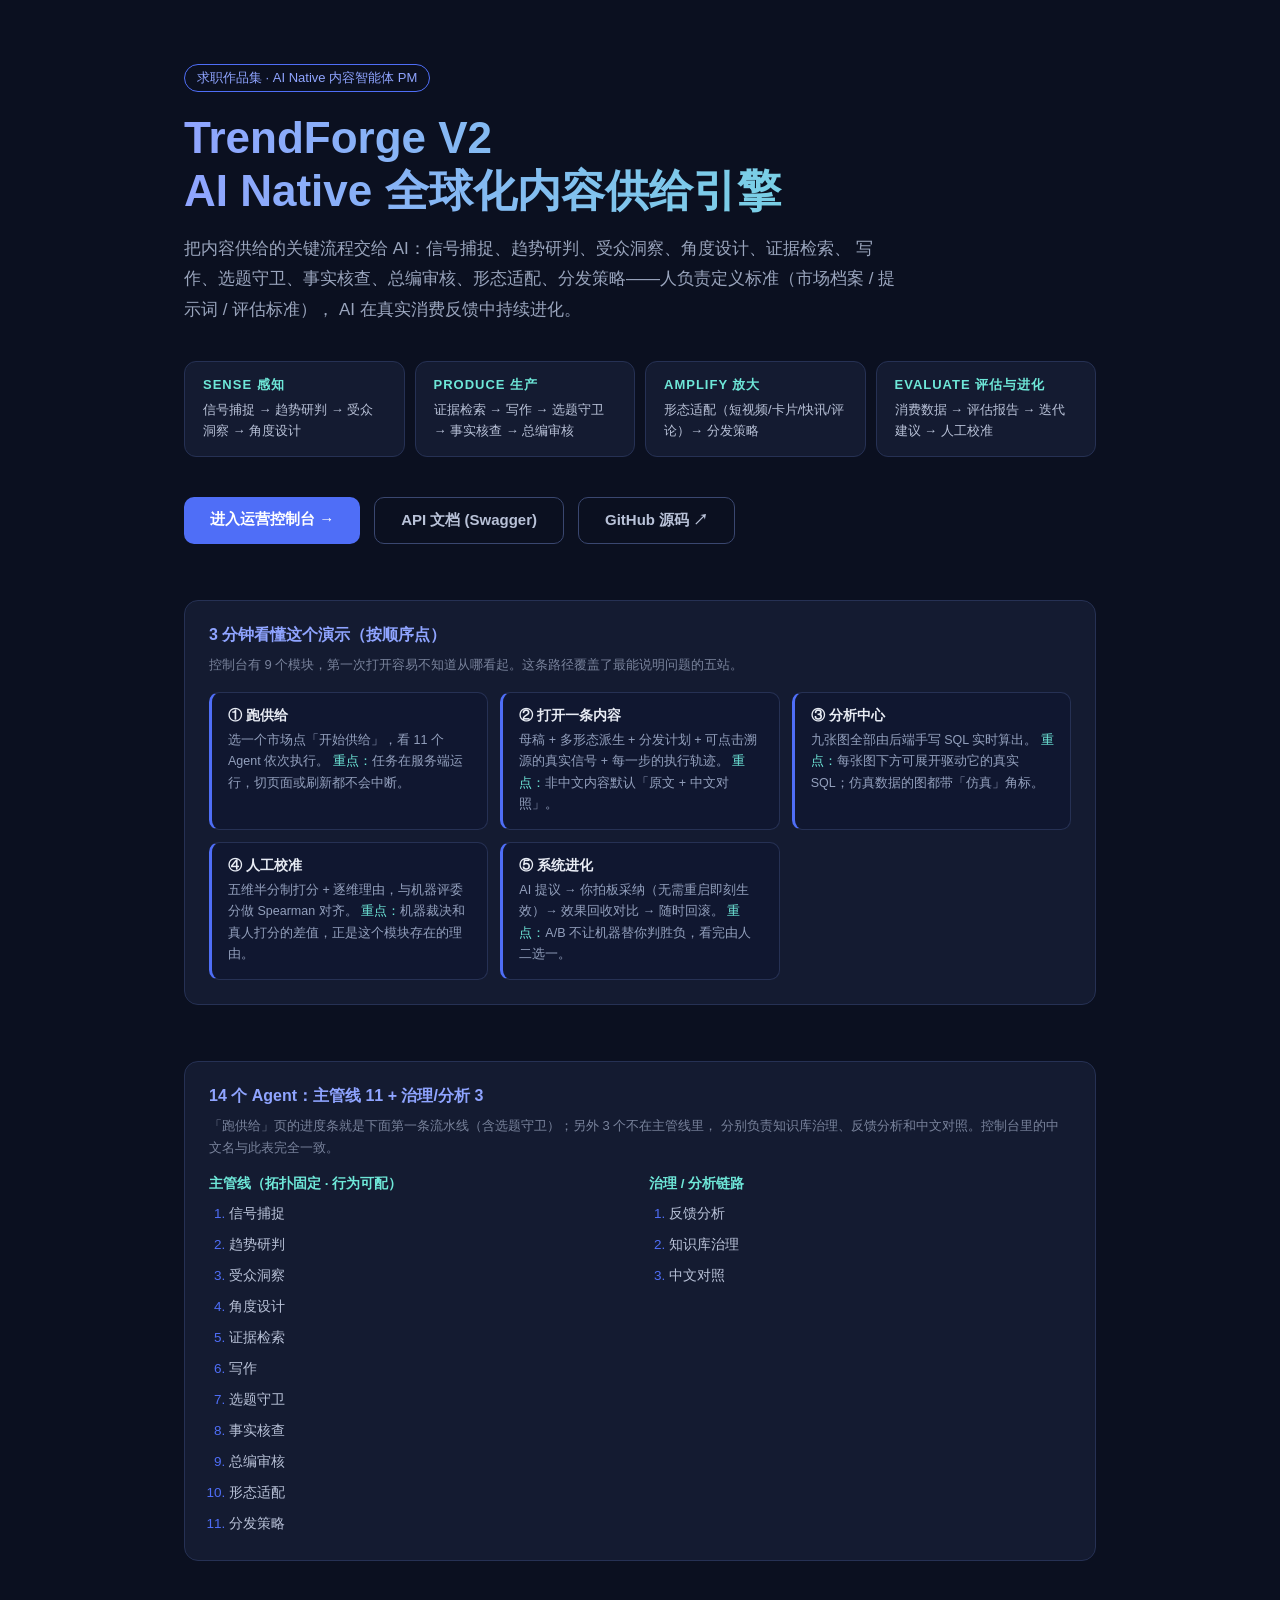
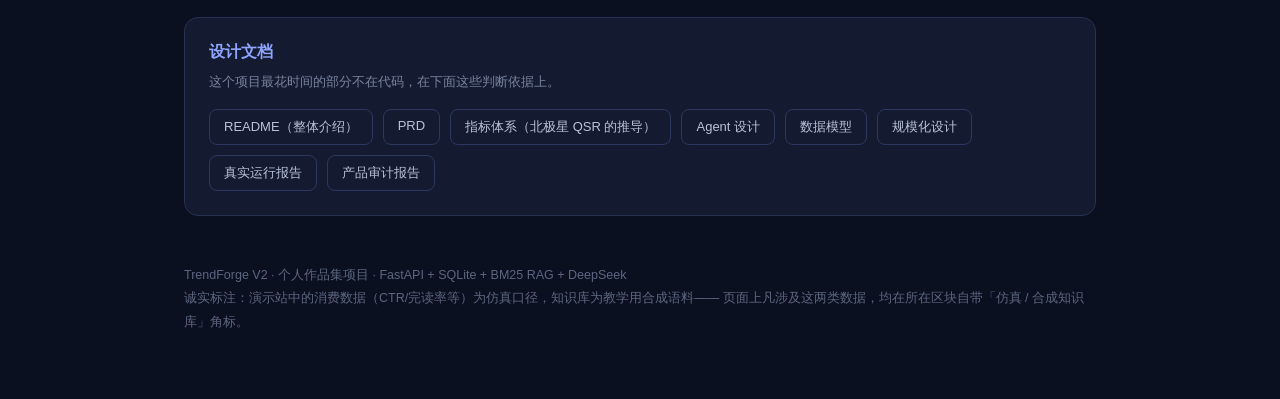
<file: ui/index.html>
<!DOCTYPE html>
<html lang="zh-CN">
<head>
<meta charset="UTF-8">
<meta name="viewport" content="width=device-width, initial-scale=1.0">
<title>TrendForge V2 — AI Native 内容供给引擎</title>
<style>
  * { margin:0; padding:0; box-sizing:border-box; }
  body { font-family:-apple-system,"Segoe UI","PingFang SC","Microsoft YaHei",sans-serif;
         background:#0b1020; color:#e8ecf4; min-height:100vh; }
  .wrap { max-width:960px; margin:0 auto; padding:64px 24px; }
  .badge { display:inline-block; padding:4px 12px; border:1px solid #4f6ef7; border-radius:99px;
           color:#8fa4ff; font-size:13px; margin-bottom:20px; }
  h1 { font-size:44px; line-height:1.2; margin-bottom:16px;
       background:linear-gradient(90deg,#8fa4ff,#6ee7d8); -webkit-background-clip:text; background-clip:text; color:transparent; }
  .sub { color:#9aa5bd; font-size:17px; line-height:1.8; max-width:720px; margin-bottom:36px; }
  .flow { display:flex; gap:10px; flex-wrap:wrap; margin-bottom:40px; }
  .stage { background:#141b31; border:1px solid #263154; border-radius:12px; padding:14px 18px; flex:1; min-width:180px; }
  .stage b { display:block; color:#6ee7d8; font-size:13px; letter-spacing:1px; margin-bottom:6px; }
  .stage span { font-size:13px; color:#b9c2d8; line-height:1.6; }
  .cta { display:flex; gap:14px; flex-wrap:wrap; }
  .btn { padding:13px 26px; border-radius:10px; text-decoration:none; font-size:15px; font-weight:600; }
  .btn-p { background:#4f6ef7; color:#fff; }
  .btn-g { border:1px solid #3a4770; color:#b9c2d8; }
  .section { margin-top:56px; background:#141b31; border:1px solid #263154; border-radius:14px; padding:24px; }
  .section h2 { font-size:16px; margin-bottom:8px; color:#8fa4ff; }
  .section .hint { font-size:13px; color:#79839c; line-height:1.7; margin-bottom:16px; }
  ol.agents { display:grid; grid-template-columns:repeat(auto-fill,minmax(210px,1fr)); gap:8px 24px;
              padding-left:20px; color:#b9c2d8; font-size:13.5px; line-height:1.7; }
  ol.agents li::marker { color:#4f6ef7; }
  .agent-groups { display:grid; grid-template-columns:repeat(auto-fit,minmax(280px,1fr)); gap:18px; }
  .agent-group h3 { font-size:13.5px; color:#6ee7d8; margin-bottom:10px; font-weight:600; }
  /* 3 分钟演示路径 */
  .tour { display:grid; grid-template-columns:repeat(auto-fit,minmax(260px,1fr)); gap:12px; }
  .tour a { display:block; text-decoration:none; background:#101730; border:1px solid #263154;
            border-left:3px solid #4f6ef7; border-radius:10px; padding:14px 16px; }
  .tour a:hover { border-color:#4f6ef7; background:#131c3c; }
  .tour b { display:block; color:#e8ecf4; font-size:14px; margin-bottom:5px; }
  .tour span { font-size:12.5px; color:#93a0bd; line-height:1.7; }
  .tour em { font-style:normal; color:#6ee7d8; }
  .doclinks { display:flex; gap:10px; flex-wrap:wrap; }
  .doclinks a { font-size:13px; color:#b9c2d8; text-decoration:none; border:1px solid #2c3760;
                border-radius:8px; padding:8px 14px; }
  .doclinks a:hover { border-color:#4f6ef7; color:#e8ecf4; }
  footer { margin-top:48px; color:#5c6680; font-size:12.5px; line-height:1.9; }
</style>
</head>
<body>
<div class="wrap">
  <div class="badge">求职作品集 · AI Native 内容智能体 PM</div>
  <h1>TrendForge V2<br>AI Native 全球化内容供给引擎</h1>
  <p class="sub">
    把内容供给的关键流程交给 AI：信号捕捉、趋势研判、受众洞察、角度设计、证据检索、
    写作、选题守卫、事实核查、总编审核、形态适配、分发策略——人负责定义标准（市场档案 / 提示词 / 评估标准），
    AI 在真实消费反馈中持续进化。
  </p>
  <div class="flow">
    <div class="stage"><b>SENSE 感知</b><span>信号捕捉 → 趋势研判 → 受众洞察 → 角度设计</span></div>
    <div class="stage"><b>PRODUCE 生产</b><span>证据检索 → 写作 → 选题守卫 → 事实核查 → 总编审核</span></div>
    <div class="stage"><b>AMPLIFY 放大</b><span>形态适配（短视频/卡片/快讯/评论）→ 分发策略</span></div>
    <div class="stage"><b>EVALUATE 评估与进化</b><span>消费数据 → 评估报告 → 迭代建议 → 人工校准</span></div>
  </div>
  <div class="cta">
    <a class="btn btn-p" href="/console/">进入运营控制台 →</a>
    <a class="btn btn-g" id="api-link" href="#">API 文档 (Swagger)</a>
    <a class="btn btn-g" href="https://github.com/strangeyu911-tech/trendforge-v2" target="_blank" rel="noopener">GitHub 源码 ↗</a>
  </div>

  <div class="section">
    <h2>3 分钟看懂这个演示（按顺序点）</h2>
    <p class="hint">控制台有 9 个模块，第一次打开容易不知道从哪看起。这条路径覆盖了最能说明问题的五站。</p>
    <div class="tour">
      <a href="/console/#pipeline">
        <b>① 跑供给</b>
        <span>选一个市场点「开始供给」，看 11 个 Agent 依次执行。
          <em>重点：</em>任务在服务端运行，切页面或刷新都不会中断。</span></a>
      <a href="/console/#contents">
        <b>② 打开一条内容</b>
        <span>母稿 + 多形态派生 + 分发计划 + 可点击溯源的真实信号 + 每一步的执行轨迹。
          <em>重点：</em>非中文内容默认「原文 + 中文对照」。</span></a>
      <a href="/console/#analytics">
        <b>③ 分析中心</b>
        <span>九张图全部由后端手写 SQL 实时算出。
          <em>重点：</em>每张图下方可展开驱动它的真实 SQL；仿真数据的图都带「仿真」角标。</span></a>
      <a href="/console/#calibrate">
        <b>④ 人工校准</b>
        <span>五维半分制打分 + 逐维理由，与机器评委分做 Spearman 对齐。
          <em>重点：</em>机器裁决和真人打分的差值，正是这个模块存在的理由。</span></a>
      <a href="/console/#closedloop">
        <b>⑤ 系统进化</b>
        <span>AI 提议 → 你拍板采纳（无需重启即刻生效）→ 效果回收对比 → 随时回滚。
          <em>重点：</em>A/B 不让机器替你判胜负，看完由人二选一。</span></a>
    </div>
  </div>

  <div class="section">
    <h2>14 个 Agent：主管线 11 + 治理/分析 3</h2>
    <p class="hint">
      「跑供给」页的进度条就是下面第一条流水线（含选题守卫）；另外 3 个不在主管线里，
      分别负责知识库治理、反馈分析和中文对照。控制台里的中文名与此表完全一致。
    </p>
    <div class="agent-groups">
      <div class="agent-group">
        <h3>主管线（拓扑固定 · 行为可配）</h3>
        <ol class="agents">
          <li>信号捕捉</li><li>趋势研判</li>
          <li>受众洞察</li><li>角度设计</li>
          <li>证据检索</li><li>写作</li>
          <li>选题守卫</li><li>事实核查</li>
          <li>总编审核</li><li>形态适配</li>
          <li>分发策略</li>
        </ol>
      </div>
      <div class="agent-group">
        <h3>治理 / 分析链路</h3>
        <ol class="agents">
          <li>反馈分析</li>
          <li>知识库治理</li>
          <li>中文对照</li>
        </ol>
      </div>
    </div>
  </div>

  <div class="section">
    <h2>设计文档</h2>
    <p class="hint">这个项目最花时间的部分不在代码，在下面这些判断依据上。</p>
    <div class="doclinks">
      <a href="https://github.com/strangeyu911-tech/trendforge-v2/blob/main/README.md" target="_blank" rel="noopener">README（整体介绍）</a>
      <a href="https://github.com/strangeyu911-tech/trendforge-v2/blob/main/docs/PRD.md" target="_blank" rel="noopener">PRD</a>
      <a href="https://github.com/strangeyu911-tech/trendforge-v2/blob/main/docs/METRICS_FRAMEWORK_v1.0.md" target="_blank" rel="noopener">指标体系（北极星 QSR 的推导）</a>
      <a href="https://github.com/strangeyu911-tech/trendforge-v2/blob/main/docs/AGENT_DESIGN.md" target="_blank" rel="noopener">Agent 设计</a>
      <a href="https://github.com/strangeyu911-tech/trendforge-v2/blob/main/docs/DATA_MODEL.md" target="_blank" rel="noopener">数据模型</a>
      <a href="https://github.com/strangeyu911-tech/trendforge-v2/blob/main/docs/SCALE_DESIGN_v1.0.md" target="_blank" rel="noopener">规模化设计</a>
      <a href="https://github.com/strangeyu911-tech/trendforge-v2/blob/main/docs/RUN_REPORT_v1.1.md" target="_blank" rel="noopener">真实运行报告</a>
      <a href="https://github.com/strangeyu911-tech/trendforge-v2/blob/main/docs/PRODUCT_AUDIT_v1.0.md" target="_blank" rel="noopener">产品审计报告</a>
    </div>
  </div>

  <footer>
    TrendForge V2 · 个人作品集项目 · FastAPI + SQLite + BM25 RAG + DeepSeek<br>
    诚实标注：演示站中的消费数据（CTR/完读率等）为仿真口径，知识库为教学用合成语料——
    页面上凡涉及这两类数据，均在所在区块自带「仿真 / 合成知识库」角标。
  </footer>
</div>
<script>
  document.getElementById('api-link').href =
    (location.hostname === 'localhost' || location.hostname === '127.0.0.1')
      ? 'http://localhost:8000/docs'
      : 'https://trendforge-v2-api.onrender.com/docs';
</script>
</body>
</html>
</file>
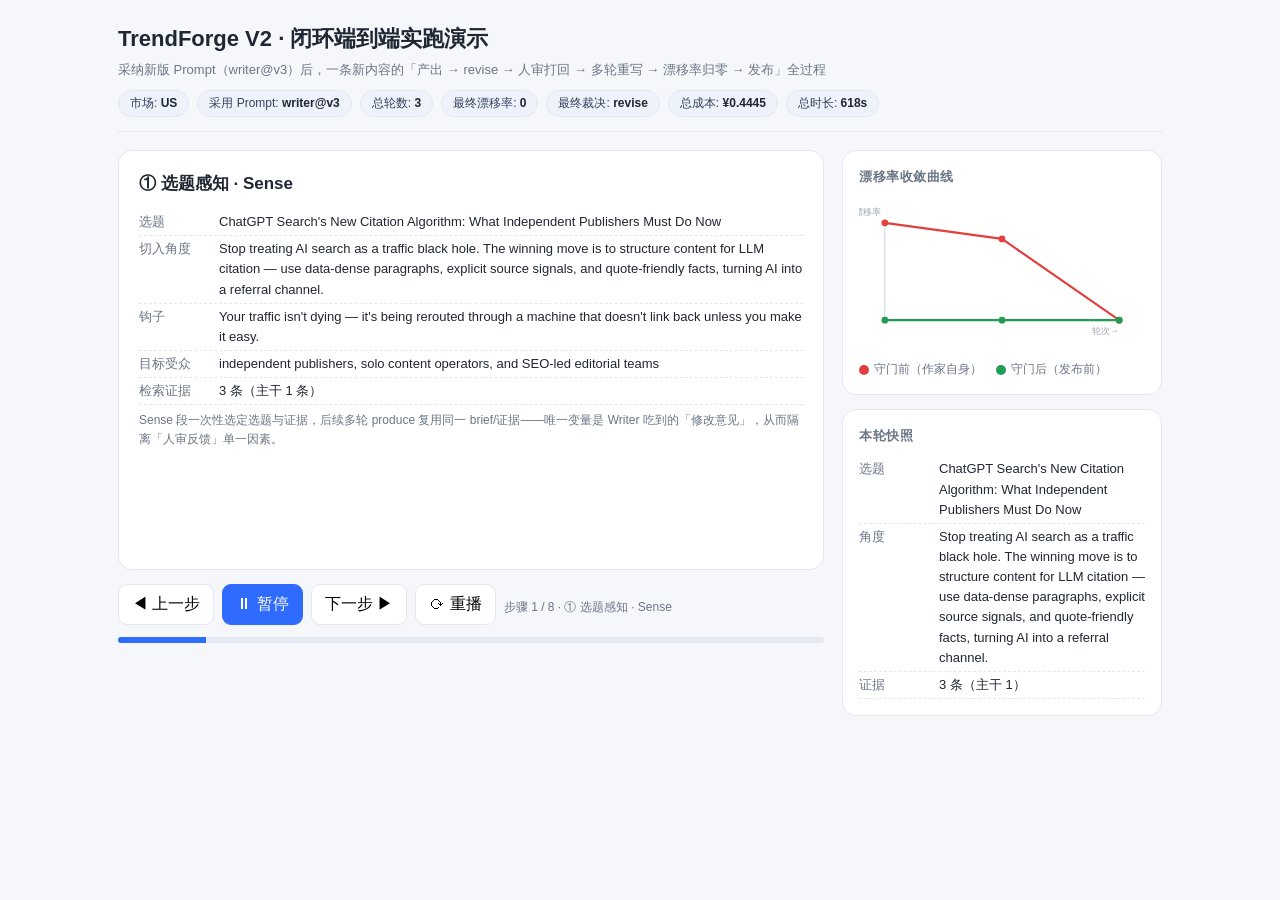
<file: docs/data/produced/DEMO_end2end_newcontent.html>
<!DOCTYPE html>
<html lang="zh-CN">
<head>
<meta charset="utf-8"/>
<meta name="viewport" content="width=device-width, initial-scale=1"/>
<title>TrendForge V2 · 闭环端到端实跑演示</title>
<style>
  :root{
    --bg:#f5f7fb; --card:#ffffff; --ink:#1f2733; --muted:#6b7686;
    --line:#e3e8f0; --red:#e0413e; --green:#1f9d55; --blue:#2f6bff;
    --amber:#e0931f; --chip:#eef2fb;
  }
  *{box-sizing:border-box}
  body{margin:0;font-family:-apple-system,BlinkMacSystemFont,"Segoe UI",Roboto,"PingFang SC","Microsoft YaHei",sans-serif;
    background:var(--bg);color:var(--ink);line-height:1.55}
  .wrap{max-width:1080px;margin:0 auto;padding:22px 18px 60px}
  header{border-bottom:1px solid var(--line);padding-bottom:14px;margin-bottom:18px}
  h1{font-size:22px;margin:0 0 4px}
  .sub{color:var(--muted);font-size:13px}
  .meta-row{display:flex;flex-wrap:wrap;gap:8px;margin-top:10px}
  .pill{background:var(--chip);border:1px solid var(--line);border-radius:999px;
    padding:3px 11px;font-size:12px;color:#33405a}
  .pill b{color:var(--ink)}
  .layout{display:grid;grid-template-columns:1fr 320px;gap:18px}
  @media(max-width:880px){.layout{grid-template-columns:1fr}}
  .stage{background:var(--card);border:1px solid var(--line);border-radius:14px;padding:20px;min-height:420px}
  .stage h2{margin:0 0 12px;font-size:17px}
  .side{display:flex;flex-direction:column;gap:14px}
  .panel{background:var(--card);border:1px solid var(--line);border-radius:14px;padding:16px}
  .panel h3{margin:0 0 10px;font-size:13px;color:var(--muted);text-transform:uppercase;letter-spacing:.04em}
  /* drift chart */
  .chartbox{width:100%}
  .legend{display:flex;gap:14px;font-size:12px;color:var(--muted);margin-top:6px}
  .dot{display:inline-block;width:10px;height:10px;border-radius:50%;margin-right:5px;vertical-align:middle}
  /* gauge */
  .gauge{display:flex;align-items:baseline;gap:8px;margin:6px 0 2px}
  .gauge .v{font-size:34px;font-weight:700}
  .gauge .l{color:var(--muted);font-size:13px}
  .bar{height:8px;background:var(--line);border-radius:6px;overflow:hidden;margin:4px 0 10px}
  .bar > i{display:block;height:100%;border-radius:6px}
  /* sections */
  .sec{border:1px solid var(--line);border-radius:10px;padding:9px 12px;margin:7px 0;background:#fcfdff}
  .sec.drift{border-color:#f3c7c6;background:#fff6f5}
  .sec h4{margin:0 0 3px;font-size:14px;display:flex;align-items:center;gap:8px}
  .tag{font-size:11px;padding:1px 8px;border-radius:999px;font-weight:600}
  .tag.ok{background:#e7f6ee;color:var(--green)}
  .tag.bad{background:#fde8e7;color:var(--red)}
  .sec p{margin:0;color:#3b4658;font-size:13px;max-height:64px;overflow:hidden}
  /* scores */
  .score{margin:5px 0}
  .score .row{display:flex;justify-content:space-between;font-size:12px;color:var(--muted)}
  .score .bar > i{background:var(--blue)}
  /* verdict / badges */
  .badge{display:inline-block;padding:3px 12px;border-radius:8px;font-weight:700;font-size:13px}
  .badge.pass{background:#e7f6ee;color:var(--green)}
  .badge.revise{background:#fff2dc;color:var(--amber)}
  .badge.reject{background:#fde8e7;color:var(--red)}
  .badge.human{background:#eef2fb;color:var(--blue)}
  .quote{background:var(--chip);border-left:3px solid var(--blue);padding:9px 12px;border-radius:8px;
    font-size:13px;color:#33405a;margin-top:8px;white-space:pre-wrap}
  .article-sec{border-bottom:1px solid var(--line);padding:10px 0}
  .article-sec h4{margin:0 0 4px;font-size:15px}
  .article-sec p{margin:0;font-size:13px;color:#3b4658}
  /* controls */
  .controls{display:flex;gap:8px;align-items:center;margin-top:14px;flex-wrap:wrap}
  button{font:inherit;border:1px solid var(--line);background:#fff;border-radius:9px;padding:7px 13px;cursor:pointer}
  button:hover{background:var(--chip)}
  button.primary{background:var(--blue);color:#fff;border-color:var(--blue)}
  .progress{height:6px;background:var(--line);border-radius:6px;margin-top:12px;overflow:hidden}
  .progress > i{display:block;height:100%;background:var(--blue);transition:width .3s}
  .stepinfo{font-size:12px;color:var(--muted);margin-top:6px}
  .kvs{font-size:13px}
  .kvs div{display:flex;gap:8px;padding:3px 0;border-bottom:1px dashed var(--line)}
  .kvs b{color:var(--muted);font-weight:500;min-width:72px}
  .scroll{max-height:300px;overflow:auto}
  .pub{display:inline-block;margin-top:8px;background:#e7f6ee;color:var(--green);border:1px solid #bfe6cd;
    padding:4px 14px;border-radius:8px;font-weight:700}
</style>
</head>
<body>
<div class="wrap">
  <header>
    <h1>TrendForge V2 · 闭环端到端实跑演示</h1>
    <div class="sub">采纳新版 Prompt（writer@<span id="wv"></span>）后，一条新内容的「产出 → revise → 人审打回 → 多轮重写 → 漂移率归零 → 发布」全过程</div>
    <div class="meta-row" id="metaRow"></div>
  </header>

  <div class="layout">
    <div>
      <div class="stage" id="stage"></div>
      <div class="controls">
        <button id="prev">◀ 上一步</button>
        <button id="play" class="primary">⏸ 暂停</button>
        <button id="next">下一步 ▶</button>
        <button id="replay">⟳ 重播</button>
        <span class="stepinfo" id="stepInfo"></span>
      </div>
      <div class="progress"><i id="prog"></i></div>
    </div>
    <div class="side">
      <div class="panel">
        <h3>漂移率收敛曲线</h3>
        <div class="chartbox" id="chart"></div>
        <div class="legend">
          <span><span class="dot" style="background:var(--red)"></span>守门前（作家自身）</span>
          <span><span class="dot" style="background:var(--green)"></span>守门后（发布前）</span>
        </div>
      </div>
      <div class="panel">
        <h3>本轮快照</h3>
        <div class="kvs" id="snap"></div>
      </div>
    </div>
  </div>
</div>

<script>
const PAYLOAD = {"meta": {"generated_at": "2026-08-08T00:26:28", "market": "US", "writer_version": "v3", "total_rounds": 3, "final_drift": 0.0, "final_verdict": "revise", "total_cost_cny": 0.4445, "total_duration_ms": 617893, "task_id": "d22087df-5b03-4d88-bdf5-edcddff77fee", "content_id": "b41a0c5c-053b-4477-aa55-6da25636d530", "resume_safe": true}, "frames": [{"type": "sense", "title": "① 选题感知 · Sense", "topic": "ChatGPT Search's New Citation Algorithm: What Independent Publishers Must Do Now", "angle": "Stop treating AI search as a traffic black hole. The winning move is to structure content for LLM citation — use data-dense paragraphs, explicit source signals, and quote-friendly facts, turning AI into a referral channel.", "hook": "Your traffic isn't dying — it's being rerouted through a machine that doesn't link back unless you make it easy.", "audience": "independent publishers, solo content operators, and SEO-led editorial teams", "ev_n": 3, "main_n": 1}, {"type": "round_pre", "round": 1, "title": "② 第 1 轮 · Writer 初稿（守门前）", "drift": 0.2, "tcs": 0.583, "verdict": "revise", "quality": 4.0, "sections": [{"idx": 0, "heading": "Your Traffic Isn't Dying — It's Being Rerouted", "drift": false, "text": "Your traffic isn't dying — it's being rerouted through a machine that doesn't link back unless you make it easy. The era of the 10 blue links is fading, and in its place is an AI that synthesizes, summarizes, and only cites when the source is unambiguous. That sounds like bad news for independent publishers, but it's actually a strategic shift. Here's why: the new citation algorithm isn't designed to hide you; it's designed to favor content that makes citation trivial. The key is to structure your pages so an AI can quote you without hesitating. And the urgency just went up: European regulator"}, {"idx": 1, "heading": "AI Agents Now Face Real Transparency Rules", "drift": false, "text": "Make no mistake: the AI Act enforcement is not a distant hypothetical. Compliance officers are warning that non-EU providers must still adapt their content and disclosures, making the EU framework a global reference for agent governance. For a publisher, that translates into a compliance-driven opportunity. AI systems that cite you are now legally pressured to be transparent about where their answers come from. So when ChatGPT Search decides what to reference, it will prioritize sources that carry explicit signals: author names, publication dates, and verifiable statistics. The implic"}, {"idx": 2, "heading": "Why 'Task-Completion' Search Rewrites the Playbook", "drift": false, "text": "European regulators are now enforcing the AI Act's provisions for general-purpose agents, requiring transparency labels and risk assessments. That regulation effectively turns AI search into a task-completion engine: answers must be traceable to labeled sources. For independent publishers, the implication is direct — if your content isn't structured to be a clear, labeled source, the AI will cite a competitor's. Compliance officers warn that non-EU providers must adapt content and disclosures, making the regulation a global reference point for agent governance. So the playboo"}, {"idx": 3, "heading": "The Move That Turns AI Into a Referral Channel", "drift": false, "text": "So here's the move that turns AI into a referral channel. First, rewrite your paragraphs so they lead with data: a statistic, a date, a direct quote. Put the answer in the first sentence, not the third paragraph. Second, add explicit source signals — an author byline, a publication timestamp, and a clear methodology note. This isn't just good SEO; it's compliance-safe, given that autonomous agents must now carry transparency labels. Third, make your facts quotable. When an AI answers a question, it needs a sentence it can lift without mangling. Use plain language and avoid cliffhanger"}, {"idx": 4, "heading": "The New Traffic Is Attribution", "drift": false, "text": "Independent publishers have two choices: wait for AI search to crumble under regulatory pressure, or become the source AI search trusts. The EU's enforcement of transparency labels and risk assessments for general-purpose agents isn't a one-off — it's the start of a global shift. Publishers who bake citation-readiness into their content creation process now will own the attribution game later. That's the real traffic: not clicks, but named mentions across every AI platform your audience uses. Start small: pick your top 10 articles, add a data lead, a timestamp, and a quotable line. Yo"}], "drift_sections": [2]}, {"type": "round_post", "round": 1, "title": "③ 第 1 轮 · 守门修复 + 总编裁决", "drift": 0.0, "tcs": 1.0, "verdict": "revise", "quality": 4.0, "scores": {"accuracy": 3.0, "angle": 5.0, "readability": 4.0, "local_fit": 4.0, "engagement": 4.0}, "advice": "1) Remove or soften the unsupported claim: change 'If your content isn't structured to be a clear, labeled source, the AI will cite a competitor's' to a more defensible statement like 'AI systems are more likely to favor sources with clear attribution and data density—leaving unstructured content out of the citation pool.' 2) For the weak claim about 'task-completion engine,' either add a supporting quote from the AI Act or rephrase as an interpretive analysis rather than a factual certainty. 3) Consolidate the redundant EU AI Act paragraphs (they appear twice with overlapping content) into one tight section to improve readability and flow.", "human": "人审：守门后漂移率 0.0，守门前 0.2 → 打回，要求重写降漂移", "cost": 0.1109, "reason": "主线成立（主干引用占比 100%，背景文档 0 篇）", "sections": [{"idx": 0, "heading": "Your Traffic Isn't Dying — It's Being Rerouted", "drift": false, "text": "Your traffic isn't dying — it's being rerouted through a machine that doesn't link back unless you make it easy. The era of the 10 blue links is fading, and in its place is an AI that synthesizes, summarizes, and only cites when the source is unambiguous. That sounds like bad news for independent publishers, but it's actually a strategic shift. Here's why: the new citation algorithm isn't designed to hide you; it's designed to favor content that makes citation trivial. The key is to structure your pages so an AI can quote you without hesitating. And the urgency just went up: European regulator"}, {"idx": 1, "heading": "AI Agents Now Face Real Transparency Rules", "drift": false, "text": "Make no mistake: the AI Act enforcement is not a distant hypothetical. Compliance officers are warning that non-EU providers must still adapt their content and disclosures, making the EU framework a global reference for agent governance. For a publisher, that translates into a compliance-driven opportunity. AI systems that cite you are now legally pressured to be transparent about where their answers come from. So when ChatGPT Search decides what to reference, it will prioritize sources that carry explicit signals: author names, publication dates, and verifiable statistics. The implic"}, {"idx": 2, "heading": "Why 'Task-Completion' Search Rewrites the Playbook", "drift": false, "text": "European regulators are now enforcing the AI Act's provisions for general-purpose agents, requiring transparency labels and risk assessments. That regulation effectively turns AI search into a task-completion engine: answers must be traceable to labeled sources. For independent publishers, the implication is direct — if your content isn't structured to be a clear, labeled source, the AI will cite a competitor's. Compliance officers warn that non-EU providers must adapt content and disclosures, making the regulation a global reference point for agent governance. So the playboo"}, {"idx": 3, "heading": "The Move That Turns AI Into a Referral Channel", "drift": false, "text": "So here's the move that turns AI into a referral channel. First, rewrite your paragraphs so they lead with data: a statistic, a date, a direct quote. Put the answer in the first sentence, not the third paragraph. Second, add explicit source signals — an author byline, a publication timestamp, and a clear methodology note. This isn't just good SEO; it's compliance-safe, given that autonomous agents must now carry transparency labels. Third, make your facts quotable. When an AI answers a question, it needs a sentence it can lift without mangling. Use plain language and avoid cliffhanger"}, {"idx": 4, "heading": "The New Traffic Is Attribution", "drift": false, "text": "Independent publishers have two choices: wait for AI search to crumble under regulatory pressure, or become the source AI search trusts. The EU's enforcement of transparency labels and risk assessments for general-purpose agents isn't a one-off — it's the start of a global shift. Publishers who bake citation-readiness into their content creation process now will own the attribution game later. That's the real traffic: not clicks, but named mentions across every AI platform your audience uses. Start small: pick your top 10 articles, add a data lead, a timestamp, and a quotable line. Yo"}]}, {"type": "round_pre", "round": 2, "title": "② 第 2 轮 · Writer 初稿（守门前）", "drift": 0.167, "tcs": 0.766, "verdict": "revise", "quality": 3.6, "sections": [{"idx": 0, "heading": "The Reroute: Why AI Search Cites — and How to Get Cited", "drift": false, "text": "AI search isn't a traffic black hole — it's a referral channel that runs on citations. And now, regulation is forcing the issue. European enforcers have begun applying the AI Act's provisions for general-purpose agents, which require transparency labels and risk assessments for autonomous systems. The move makes the EU a global reference point for how agents are governed. For independent publishers, the takeaway: AI systems under scrutiny will favor sources that are unambiguous and easy to attribute. So stop chasing clicks. Build data-dense paragraphs, make your sources expli"}, {"idx": 1, "heading": "What the EU AI Act Means for Your Content's Discoverability", "drift": false, "text": "The regulatory push is making this dynamic concrete. European regulators have begun enforcing the AI Act's provisions for general-purpose agents, requiring transparency labels and risk assessments for autonomous systems deployed to EU users. Compliance officers warn that non-EU providers must still adapt content and disclosures, making the regulation a global reference point for agent governance. For publishers, this is a powerful signal: AI agents now need to justify their sources. If your content lacks clear provenance, explicit author info, and verifiable data, it becomes "}, {"idx": 2, "heading": "Data-Dense Paragraphs: The New SEO", "drift": false, "text": "The winners in this environment won't be the ones who game the algorithm; they'll be the ones who write for both humans and machines. That means leading with the facts. A data-dense paragraph — one that packs statistics, quotes, and specifics into the first two sentences — gives an AI system the exact material it needs to cite you. Think of it as leaving digital breadcrumbs. When you include a striking number, attribute it to a named source, and follow up with a direct quote, you're creating a 'citation-friendly fact block.' This isn't about dumbing down; it's about making your expertise progr"}, {"idx": 3, "heading": "Explicit Source Signals: Tell the Machine You're Trustworthy", "drift": false, "text": "Citation algorithms don't guess. They look for markers of reliability: author bios, publication dates, methodology notes, and outbound references. The EU AI Act's transparency requirements push agents to prefer sources that are themselves transparent. So treat every article as a potential AI citation. Add structured data markup, include a clear 'last updated' timestamp, and link to primary sources. If you're a solo operator, your personal bio is a trust signal—make it detailed and current. The more explicit you are about who you are and where your facts come from, the less work the AI"}, {"idx": 4, "heading": "The Global Ripple: Why Non-EU Publishers Must Act Now", "drift": false, "text": "You might think the AI Act only affects European outlets, but that's a dangerous assumption. The regulation is already setting the standard for agent governance worldwide, and providers are likely to apply it globally to avoid fragmentation. That means if you're publishing in the US, Asia, or anywhere else, your content is being evaluated against the same transparency criteria. Independent publishers who ignore this are essentially handing citations to competitors who have cleaned up their source signals. The cost of inaction is not just traffic loss; it's relegation to the bottom of "}, {"idx": 5, "heading": "The Bottom Line: Turn AI Into a Referral Channel", "drift": false, "text": "The shift from link-based search to citation-based agents is not a death sentence—it's a reset. By structuring your content for LLM citation, you can make AI a referral engine that sends users to your site for depth. When an AI quotes you, it gives you a direct link back if you've made that easy. And even if it doesn't link, being the cited source positions you as the authority. The evidence from the EU AI Act shows that transparency and data density are becoming non-negotiable. So stop treating AI search as a black hole. Treat it as a distribution channel you can optimize for. Start "}], "drift_sections": [0]}, {"type": "round_post", "round": 2, "title": "③ 第 2 轮 · 守门修复 + 总编裁决", "drift": 0.0, "tcs": 1.0, "verdict": "revise", "quality": 3.6, "scores": {"accuracy": 2.0, "angle": 4.0, "readability": 4.0, "local_fit": 4.0, "engagement": 4.0}, "advice": "1) Add specific sources or quotes for the claim that EU enforcement is making the AI Act a global reference point; otherwise, hedge with 'may', 'could', or 'experts suggest'. 2) Remove or substantiate the unsupported statements that transparency requirements 'push agents' to prefer transparent sources and that providers are 'likely to apply it globally' — either cite industry evidence or reframe as a recommendation based on best practices. 3) Strengthen the connection between regulatory compliance and technical citation behavior with concrete examples or credentialed opinions. 4) Ensure every factual claim is traceable; consider adding a brief footnote-style link or reference list for the AI Act provisions and any compliance officer warnings.", "human": "人审：守门后漂移率 0.0，守门前 0.167 → 打回，要求重写降漂移", "cost": 0.0826, "reason": "主线成立（主干引用占比 100%，背景文档 0 篇）", "sections": [{"idx": 0, "heading": "The Reroute: Why AI Search Cites — and How to Get Cited", "drift": false, "text": "AI search isn't a traffic black hole — it's a referral channel that runs on citations. And now, regulation is forcing the issue. European enforcers have begun applying the AI Act's provisions for general-purpose agents, which require transparency labels and risk assessments for autonomous systems. The move makes the EU a global reference point for how agents are governed. For independent publishers, the takeaway: AI systems under scrutiny will favor sources that are unambiguous and easy to attribute. So stop chasing clicks. Build data-dense paragraphs, make your sources expli"}, {"idx": 1, "heading": "What the EU AI Act Means for Your Content's Discoverability", "drift": false, "text": "The regulatory push is making this dynamic concrete. European regulators have begun enforcing the AI Act's provisions for general-purpose agents, requiring transparency labels and risk assessments for autonomous systems deployed to EU users. Compliance officers warn that non-EU providers must still adapt content and disclosures, making the regulation a global reference point for agent governance. For publishers, this is a powerful signal: AI agents now need to justify their sources. If your content lacks clear provenance, explicit author info, and verifiable data, it becomes "}, {"idx": 2, "heading": "Data-Dense Paragraphs: The New SEO", "drift": false, "text": "The winners in this environment won't be the ones who game the algorithm; they'll be the ones who write for both humans and machines. That means leading with the facts. A data-dense paragraph — one that packs statistics, quotes, and specifics into the first two sentences — gives an AI system the exact material it needs to cite you. Think of it as leaving digital breadcrumbs. When you include a striking number, attribute it to a named source, and follow up with a direct quote, you're creating a 'citation-friendly fact block.' This isn't about dumbing down; it's about making your expertise progr"}, {"idx": 3, "heading": "Explicit Source Signals: Tell the Machine You're Trustworthy", "drift": false, "text": "Citation algorithms don't guess. They look for markers of reliability: author bios, publication dates, methodology notes, and outbound references. The EU AI Act's transparency requirements push agents to prefer sources that are themselves transparent. So treat every article as a potential AI citation. Add structured data markup, include a clear 'last updated' timestamp, and link to primary sources. If you're a solo operator, your personal bio is a trust signal—make it detailed and current. The more explicit you are about who you are and where your facts come from, the less work the AI"}, {"idx": 4, "heading": "The Global Ripple: Why Non-EU Publishers Must Act Now", "drift": false, "text": "You might think the AI Act only affects European outlets, but that's a dangerous assumption. The regulation is already setting the standard for agent governance worldwide, and providers are likely to apply it globally to avoid fragmentation. That means if you're publishing in the US, Asia, or anywhere else, your content is being evaluated against the same transparency criteria. Independent publishers who ignore this are essentially handing citations to competitors who have cleaned up their source signals. The cost of inaction is not just traffic loss; it's relegation to the bottom of "}, {"idx": 5, "heading": "The Bottom Line: Turn AI Into a Referral Channel", "drift": false, "text": "The shift from link-based search to citation-based agents is not a death sentence—it's a reset. By structuring your content for LLM citation, you can make AI a referral engine that sends users to your site for depth. When an AI quotes you, it gives you a direct link back if you've made that easy. And even if it doesn't link, being the cited source positions you as the authority. The evidence from the EU AI Act shows that transparency and data density are becoming non-negotiable. So stop treating AI search as a black hole. Treat it as a distribution channel you can optimize for. Start "}]}, {"type": "round_pre", "round": 3, "title": "② 第 3 轮 · Writer 初稿（守门前）", "drift": 0.0, "tcs": 0.6, "verdict": "revise", "quality": 3.2, "sections": [{"idx": 0, "heading": "The enforcement that changes the game", "drift": false, "text": "Your traffic isn't dying — it's being rerouted through a machine that doesn't link back unless you make it easy. On August 3, EU regulators began enforcing the AI Act's provisions for general-purpose agents, requiring transparency labels and risk assessments for autonomous systems deployed to EU users. For tools like ChatGPT Search, that means the citation step isn't optional anymore. Agents that answer billions of queries now have a legal obligation to show where their answers came from. The old SEO playbook was about ranking on a page of blue links; the new one is about being the so"}, {"idx": 1, "heading": "Search is now a task-completion engine, not a list of links", "drift": false, "text": "The old SEO playbook was built for a page of blue links, but that era is ending. \"Search is becoming a task-completion engine, not a list of links,\" says Maya Chen, Perplexity's head of product; her company's Comet assistant averages 19-minute sessions, versus under two minutes for a conventional search visit. Users aren't clicking out — they're staying inside the agent to complete their task. Now the AI Act adds a compliance layer: those agents, including ChatGPT Search, must operate with transparency labels. So the only way your work surfaces inside that 19-minute session i"}, {"idx": 2, "heading": "What the AI Act actually requires (and why it's global)", "drift": false, "text": "This isn't just about EU companies. Compliance officers warn that non-EU providers must still adapt content and disclosures, making the regulation a global reference point for agent governance. In practice, a solo publisher in Texas or Tokyo competes under EU rules whenever an agent like ChatGPT Search serves an EU user. The requirement is explicit: transparency labels and risk assessments for autonomous systems. You won't see the label, but the agent will — and that label needs to point somewhere. Think of it as a mandatory source credit: every answer an agent gives has to b"}, {"idx": 3, "heading": "Data-dense paragraphs are the new meta descriptions", "drift": false, "text": "To get cited, you have to be citable. The enforcement of transparency labels means agents must expose where answers come from. To be that source, you have to write in tight, data-dense paragraphs where facts are unambiguous and attribution is built in. Don't bury the key number in a 400-word intro; put it in the first sentence. Add explicit signals like \"according to [source], [number]...\" and isolate quotable lines. This isn't dumbing down — it's designing for the extractive workflow of an LLM. And the trend isn't confined to Western platforms: LINE just shipped an on-device assistan"}, {"idx": 4, "heading": "From citation to referral: the new backlink", "drift": false, "text": "Here's the part that changes the economics. The AI Act requires transparency labels, and those labels can function as citations. When an agent tells a user \"this answer comes from [your site]\", that's a referral — even as a text link inside a chat window. The machine doesn't link back unless you make it easy. Make it easy by being the site that's impossible to ignore: the first result in the agent's source drop-down. Compliance officers warn that non-EU providers must adapt, which means the window to differentiate is now. Publishers who restructure today will be the ones agen"}], "drift_sections": []}, {"type": "round_post", "round": 3, "title": "③ 第 3 轮 · 守门修复 + 总编裁决", "drift": 0.0, "tcs": 0.6, "verdict": "revise", "quality": 3.2, "scores": {"accuracy": 2.0, "angle": 4.0, "readability": 3.0, "local_fit": 4.0, "engagement": 3.0}, "advice": "1) 核实并修正AI Act相关表述：'August 3'具体日期与'general-purpose agents'的适用性请对照官方文件，如不准确可改为'EU regulators are beginning to enforce AI Act provisions affecting agent transparency'。2) 弱化绝对化论断：'Every answer an agent gives has to be traceable to a provider'应改为更谨慎的说法，如'many agents are now expected to provide source attribution'。3) 为'Compliance officers warn'提供出处或改为'industry observers suggest'。4) 删除重复的'The old SEO playbook...'段落，保留第一处更简洁的表述。5) 为Maya Chen的引用补充来源，或注明'as reported by...'。", "human": "人审：漂移率已为 0 且守门达标 → 通过，进入发布", "cost": 0.1272, "reason": "主线成立（主干引用占比 78%，背景文档 2 篇）", "sections": [{"idx": 0, "heading": "The enforcement that changes the game", "drift": false, "text": "Your traffic isn't dying — it's being rerouted through a machine that doesn't link back unless you make it easy. On August 3, EU regulators began enforcing the AI Act's provisions for general-purpose agents, requiring transparency labels and risk assessments for autonomous systems deployed to EU users. For tools like ChatGPT Search, that means the citation step isn't optional anymore. Agents that answer billions of queries now have a legal obligation to show where their answers came from. The old SEO playbook was about ranking on a page of blue links; the new one is about being the so"}, {"idx": 1, "heading": "Search is now a task-completion engine, not a list of links", "drift": false, "text": "The old SEO playbook was built for a page of blue links, but that era is ending. \"Search is becoming a task-completion engine, not a list of links,\" says Maya Chen, Perplexity's head of product; her company's Comet assistant averages 19-minute sessions, versus under two minutes for a conventional search visit. Users aren't clicking out — they're staying inside the agent to complete their task. Now the AI Act adds a compliance layer: those agents, including ChatGPT Search, must operate with transparency labels. So the only way your work surfaces inside that 19-minute session i"}, {"idx": 2, "heading": "What the AI Act actually requires (and why it's global)", "drift": false, "text": "This isn't just about EU companies. Compliance officers warn that non-EU providers must still adapt content and disclosures, making the regulation a global reference point for agent governance. In practice, a solo publisher in Texas or Tokyo competes under EU rules whenever an agent like ChatGPT Search serves an EU user. The requirement is explicit: transparency labels and risk assessments for autonomous systems. You won't see the label, but the agent will — and that label needs to point somewhere. Think of it as a mandatory source credit: every answer an agent gives has to b"}, {"idx": 3, "heading": "Data-dense paragraphs are the new meta descriptions", "drift": false, "text": "To get cited, you have to be citable. The enforcement of transparency labels means agents must expose where answers come from. To be that source, you have to write in tight, data-dense paragraphs where facts are unambiguous and attribution is built in. Don't bury the key number in a 400-word intro; put it in the first sentence. Add explicit signals like \"according to [source], [number]...\" and isolate quotable lines. This isn't dumbing down — it's designing for the extractive workflow of an LLM. And the trend isn't confined to Western platforms: LINE just shipped an on-device assistan"}, {"idx": 4, "heading": "From citation to referral: the new backlink", "drift": false, "text": "Here's the part that changes the economics. The AI Act requires transparency labels, and those labels can function as citations. When an agent tells a user \"this answer comes from [your site]\", that's a referral — even as a text link inside a chat window. The machine doesn't link back unless you make it easy. Make it easy by being the site that's impossible to ignore: the first result in the agent's source drop-down. Compliance officers warn that non-EU providers must adapt, which means the window to differentiate is now. Publishers who restructure today will be the ones agen"}]}, {"type": "final", "title": "✅ 最终发布 · Published", "title_txt": "AI Search Isn't Killing Your Traffic — It's Rerouting It. Here's How to Get Cited.", "summary": "EU regulators have started enforcing the AI Act's transparency rules for general-purpose agents, meaning tools like ChatGPT Search must show their sources. Independent publishers who structure content for citation can turn AI search into a referral channel rather than a traffic black hole.", "sections": [{"heading": "The enforcement that changes the game", "text": "Your traffic isn't dying — it's being rerouted through a machine that doesn't link back unless you make it easy. On August 3, EU regulators began enforcing the AI Act's provisions for general-purpose agents, requiring transparency labels and risk assessments for autonomous systems deployed to EU users. For tools like ChatGPT Search, that means the citation step isn't optional anymore. Agents that answer billions of queries now have a legal obligation to show where their answers came from. The old SEO playbook was about ranking on a page of blue links; the new one is about being the source that an agent decides to name. For independent publishers, that obligation is an opportunity: the machine has to cite — and you can control whether it cites you."}, {"heading": "Search is now a task-completion engine, not a list of links", "text": "The old SEO playbook was built for a page of blue links, but that era is ending. \"Search is becoming a task-completion engine, not a list of links,\" says Maya Chen, Perplexity's head of product; her company's Comet assistant averages 19-minute sessions, versus under two minutes for a conventional search visit. Users aren't clicking out — they're staying inside the agent to complete their task. Now the AI Act adds a compliance layer: those agents, including ChatGPT Search, must operate with transparency labels. So the only way your work surfaces inside that 19-minute session is if the agent can confidently cite you. That's the new front page, and it's one you can control by making your facts impossible to miss."}, {"heading": "What the AI Act actually requires (and why it's global)", "text": "This isn't just about EU companies. Compliance officers warn that non-EU providers must still adapt content and disclosures, making the regulation a global reference point for agent governance. In practice, a solo publisher in Texas or Tokyo competes under EU rules whenever an agent like ChatGPT Search serves an EU user. The requirement is explicit: transparency labels and risk assessments for autonomous systems. You won't see the label, but the agent will — and that label needs to point somewhere. Think of it as a mandatory source credit: every answer an agent gives has to be traceable to a provider. If your post contains a precise stat, a clean quote, or a sourced fact, you become the path of least resistance. If your content is a wall of fluff or a minefield of ambiguity, the agent will default to a more structured competitor. That's the hidden tax of vague writing: it's effectively unpaid research for the publishers who do the extraction work for the AI."}, {"heading": "Data-dense paragraphs are the new meta descriptions", "text": "To get cited, you have to be citable. The enforcement of transparency labels means agents must expose where answers come from. To be that source, you have to write in tight, data-dense paragraphs where facts are unambiguous and attribution is built in. Don't bury the key number in a 400-word intro; put it in the first sentence. Add explicit signals like \"according to [source], [number]...\" and isolate quotable lines. This isn't dumbing down — it's designing for the extractive workflow of an LLM. And the trend isn't confined to Western platforms: LINE just shipped an on-device assistant for 94 million Japanese users, handling scheduling, translation, and commerce queries. That assistant will also need to answer with transparency. The same citation logic applies: if your facts aren't structured for extraction, an on-device assistant can't use them without risking a transparency violation."}, {"heading": "From citation to referral: the new backlink", "text": "Here's the part that changes the economics. The AI Act requires transparency labels, and those labels can function as citations. When an agent tells a user \"this answer comes from [your site]\", that's a referral — even as a text link inside a chat window. The machine doesn't link back unless you make it easy. Make it easy by being the site that's impossible to ignore: the first result in the agent's source drop-down. Compliance officers warn that non-EU providers must adapt, which means the window to differentiate is now. Publishers who restructure today will be the ones agents cite tomorrow. The rest will keep wondering why their traffic went to a competitor that was just 2% more structured. The fix isn't a new CMS or a viral tweet; it's a discipline: every post you publish should include at least one data-dense, self-contained, quote-friendly fact that an AI agent can lift and cite without clicking. Do that consistently, and the AI era starts sending referral traffic your way."}], "final_drift": 0.0, "verdict": "revise", "writer": "v3", "cost": 0.4445, "rounds": 3}], "drift": {"pre_guard": [0.2, 0.167, 0.0], "post_guard": [0.0, 0.0, 0.0]}};
const M = PAYLOAD.meta, FR = PAYLOAD.frames, DR = PAYLOAD.drift;
document.getElementById('wv').textContent = M.writer_version || 'v3';
const metaRow = document.getElementById('metaRow');
[['市场',M.market],['采用 Prompt','writer@'+M.writer_version],['总轮数',M.total_rounds],
 ['最终漂移率',M.final_drift],['最终裁决',M.final_verdict],['总成本','¥'+M.total_cost_cny],
 ['总时长',(M.total_duration_ms/1000).toFixed(0)+'s']].forEach(([k,v])=>{
  const s=document.createElement('span');s.className='pill';s.innerHTML=k+': <b>'+v+'</b>';metaRow.appendChild(s);});

let idx=0, timer=null;
const stage=document.getElementById('stage'), snap=document.getElementById('snap'),
      prog=document.getElementById('prog'), stepInfo=document.getElementById('stepInfo');
const W=288,H=150,pad=26;

function esc(s){return (s==null?'':String(s)).replace(/&/g,'&amp;').replace(/</g,'&lt;').replace(/>/g,'&gt;');}
function driftColor(d){return d>0?'var(--red)':'var(--green)';}
function verdictBadge(v){const m={pass:'pass',revise:'revise',reject:'reject'};
  return '<span class="badge '+(m[v]||'revise')+'">'+esc(v)+'</span>';}

function renderChart(curRound){
  const ns=DR.pre_guard.length;
  const maxD=Math.max(0.0001,...DR.pre_guard,...DR.post_guard);
  const x=i=>pad+(W-2*pad)*(ns<=1?0.5:i/(ns-1));
  const y=v=>H-pad-(H-2*pad)*(v/maxD);
  let svg=`<svg viewBox="0 0 ${W} ${H}" width="100%">`;
  svg+=`<line x1="${pad}" y1="${H-pad}" x2="${W-pad}" y2="${H-pad}" stroke="#cbd3e0"/>`;
  svg+=`<line x1="${pad}" y1="${pad}" x2="${pad}" y2="${H-pad}" stroke="#cbd3e0"/>`;
  svg+=`<text x="${W-pad}" y="${H-pad+14}" font-size="9" fill="#9aa4b5" text-anchor="end">轮次→</text>`;
  svg+=`<text x="${pad-4}" y="${pad-8}" font-size="9" fill="#9aa4b5" text-anchor="end">漂移率</text>`;
  const line=(arr,color)=>{
    let d='';arr.forEach((v,i)=>{d+=(i?'L':'M')+x(i)+' '+y(v)+' ';});
    let out=`<path d="${d}" fill="none" stroke="${color}" stroke-width="2.2"/>`;
    arr.forEach((v,i)=>{if(i<curRound||curRound===undefined){out+=`<circle cx="${x(i)}" cy="${y(v)}" r="3.4" fill="${color}"/>`;}});
    return out;};
  svg+=line(DR.pre_guard,'#e0413e');
  svg+=line(DR.post_guard,'#1f9d55');
  svg+=`</svg>`;
  document.getElementById('chart').innerHTML=svg;
}

function renderSnap(f){
  let h='';
  if(f.type==='sense'){
    h+=`<div><b>选题</b> ${esc(f.topic)}</div><div><b>角度</b> ${esc(f.angle)}</div>`+
       `<div><b>证据</b> ${f.ev_n} 条（主干 ${f.main_n}）</div>`;
  } else if(f.type==='round_pre'||f.type==='round_post'){
    h+=`<div><b>轮次</b> 第 ${f.round} 轮</div>`+
       `<div><b>守门${f.type==='round_pre'?'前':'后'}漂移</b> <span style="color:${driftColor(f.drift)};font-weight:700">${f.drift}</span></div>`+
       `<div><b>TCS</b> ${f.tcs}</div>`+
       `<div><b>裁决</b> ${verdictBadge(f.verdict)}</div>`+
       `<div><b>质量均分</b> ${f.quality}</div>`;
  } else if(f.type==='final'){
    h+=`<div><b>最终漂移</b> <span style="color:var(--green);font-weight:700">${f.final_drift}</span></div>`+
       `<div><b>裁决</b> ${verdictBadge(f.verdict)}</div>`+
       `<div><b>采用</b> writer@${esc(f.writer)}</div>`+
       `<div><b>总成本</b> ¥${f.cost}</div>`;
  }
  snap.innerHTML=h;
}

function render(i){
  const f=FR[i];
  let h='';
  if(f.type==='sense'){
    h+=`<h2>${esc(f.title)}</h2>`;
    h+=`<div class="kvs"><div><b>选题</b><span>${esc(f.topic)}</span></div>`+
       `<div><b>切入角度</b><span>${esc(f.angle)}</span></div>`+
       `<div><b>钩子</b><span>${esc(f.hook)}</span></div>`+
       `<div><b>目标受众</b><span>${esc(f.audience)}</span></div>`+
       `<div><b>检索证据</b><span>${f.ev_n} 条（主干 ${f.main_n} 条）</span></div></div>`;
    h+=`<p class="stepinfo">Sense 段一次性选定选题与证据，后续多轮 produce 复用同一 brief/证据——唯一变量是 Writer 吃到的「修改意见」，从而隔离「人审反馈」单一因素。</p>`;
  } else if(f.type==='round_pre'){
    h+=`<h2>${esc(f.title)}</h2>`;
    h+=`<div class="gauge"><span class="v" style="color:${driftColor(f.drift)}">${f.drift}</span>`+
       `<span class="l">守门前漂移率（作家自身）</span></div>`;
    h+=`<div class="bar"><i style="width:${Math.min(100,f.drift*100)}%;background:${driftColor(f.drift)}"></i></div>`;
    h+=`<p class="stepinfo">Writer 用采纳版 v3 写出初稿（每节延续钩子、持续信息增量），但首稿仍可能在部分小节引用背景文档而「漂移」。下方红标 = 被 TCS 判为脱离主线的节。</p>`;
    (f.sections||[]).forEach(s=>{
      h+=`<div class="sec ${s.drift?'drift':''}"><h4>${esc(s.heading)}`+
         (s.drift?`<span class="tag bad">漂移</span>`:`<span class="tag ok">主线</span>`)+`</h4>`+
         `<p>${esc(s.text)}</p></div>`;});
  } else if(f.type==='round_post'){
    h+=`<h2>${esc(f.title)}</h2>`;
    h+=`<div class="gauge"><span class="v" style="color:${driftColor(f.drift)}">${f.drift}</span>`+
       `<span class="l">守门后漂移率（发布前）</span></div>`;
    h+=`<div class="bar"><i style="width:${Math.min(100,f.drift*100)}%;background:${driftColor(f.drift)}"></i></div>`;
    h+=`<div style="margin:8px 0">${verdictBadge(f.verdict)} <span class="badge human">人审：${f.human.includes('打回')?'打回重写':'通过'}</span></div>`;
    h+=`<p class="stepinfo">TopicGuard 对漂移节用「仅主干证据」定点重写（或摘除保底），FactChecker/Editor 再裁决。本轮 TCS=${esc(f.tcs)}：${esc(f.reason)}</p>`;
    if(f.scores&&Object.keys(f.scores).length){
      h+=`<div style="margin:6px 0 2px;color:var(--muted);font-size:12px">质量 Rubric（${f.quality}/5）</div>`;
      for(const k in f.scores){const v=f.scores[k];
        h+=`<div class="score"><div class="row"><span>${esc(k)}</span><span>${v}/5</span></div>`+
           `<div class="bar"><i style="width:${v/5*100}%"></i></div></div>`;}
    }
    if(f.advice){h+=`<div class="quote"><b>总编修改意见：</b>\n${esc(f.advice)}</div>`;}
    h+=`<div class="quote" style="border-color:var(--blue)"><b>人审决策：</b>${esc(f.human)}（本轮成本 ¥${f.cost}）</div>`;
  } else if(f.type==='final'){
    h+=`<h2>${esc(f.title)}</h2>`;
    h+=`<div class="pub">已发布 · 漂移率 ${esc(f.final_drift)} · 裁决 ${esc(f.verdict)}</div>`;
    h+=`<h3 style="margin:14px 0 4px;font-size:16px">${esc(f.title_txt)}</h3>`;
    h+=`<p style="color:#3b4658">${esc(f.summary)}</p>`;
    h+=`<div class="scroll">`;
    (f.sections||[]).forEach(s=>{h+=`<div class="article-sec"><h4>${esc(s.heading)}</h4><p>${esc(s.text)}</p></div>`;});
    h+=`</div>`;
    h+=`<p class="stepinfo">历经 ${f.rounds} 轮「revise→人审打回→重写」，守门后漂移率降至 ${esc(f.final_drift)}，达到发布阈值。整条内容由 writer@${esc(f.writer)} 产出，全程审计落库。</p>`;
  }
  stage.innerHTML=h;
  renderSnap(f);
  renderChart(f.type==='round_pre'||f.type==='round_post'?f.round:undefined);
  prog.style.width=((i+1)/FR.length*100)+'%';
  stepInfo.textContent='步骤 '+(i+1)+' / '+FR.length+' · '+f.title;
}

function next(){if(idx<FR.length-1){idx++;render(idx);}else{pause();}}
function prev(){if(idx>0){idx--;render(idx);}}
function play(){if(timer)return;timer=setInterval(()=>{if(idx>=FR.length-1){pause();return;}next();},3400);
  document.getElementById('play').textContent='⏸ 暂停';}
function pause(){if(timer){clearInterval(timer);timer=null;}document.getElementById('play').textContent='▶ 播放';}
document.getElementById('next').onclick=()=>{pause();next();};
document.getElementById('prev').onclick=()=>{pause();prev();};
document.getElementById('play').onclick=()=>{timer?pause():play();};
document.getElementById('replay').onclick=()=>{idx=0;render(0);play();};
render(0);play();
</script>
</body>
</html>
</file>
